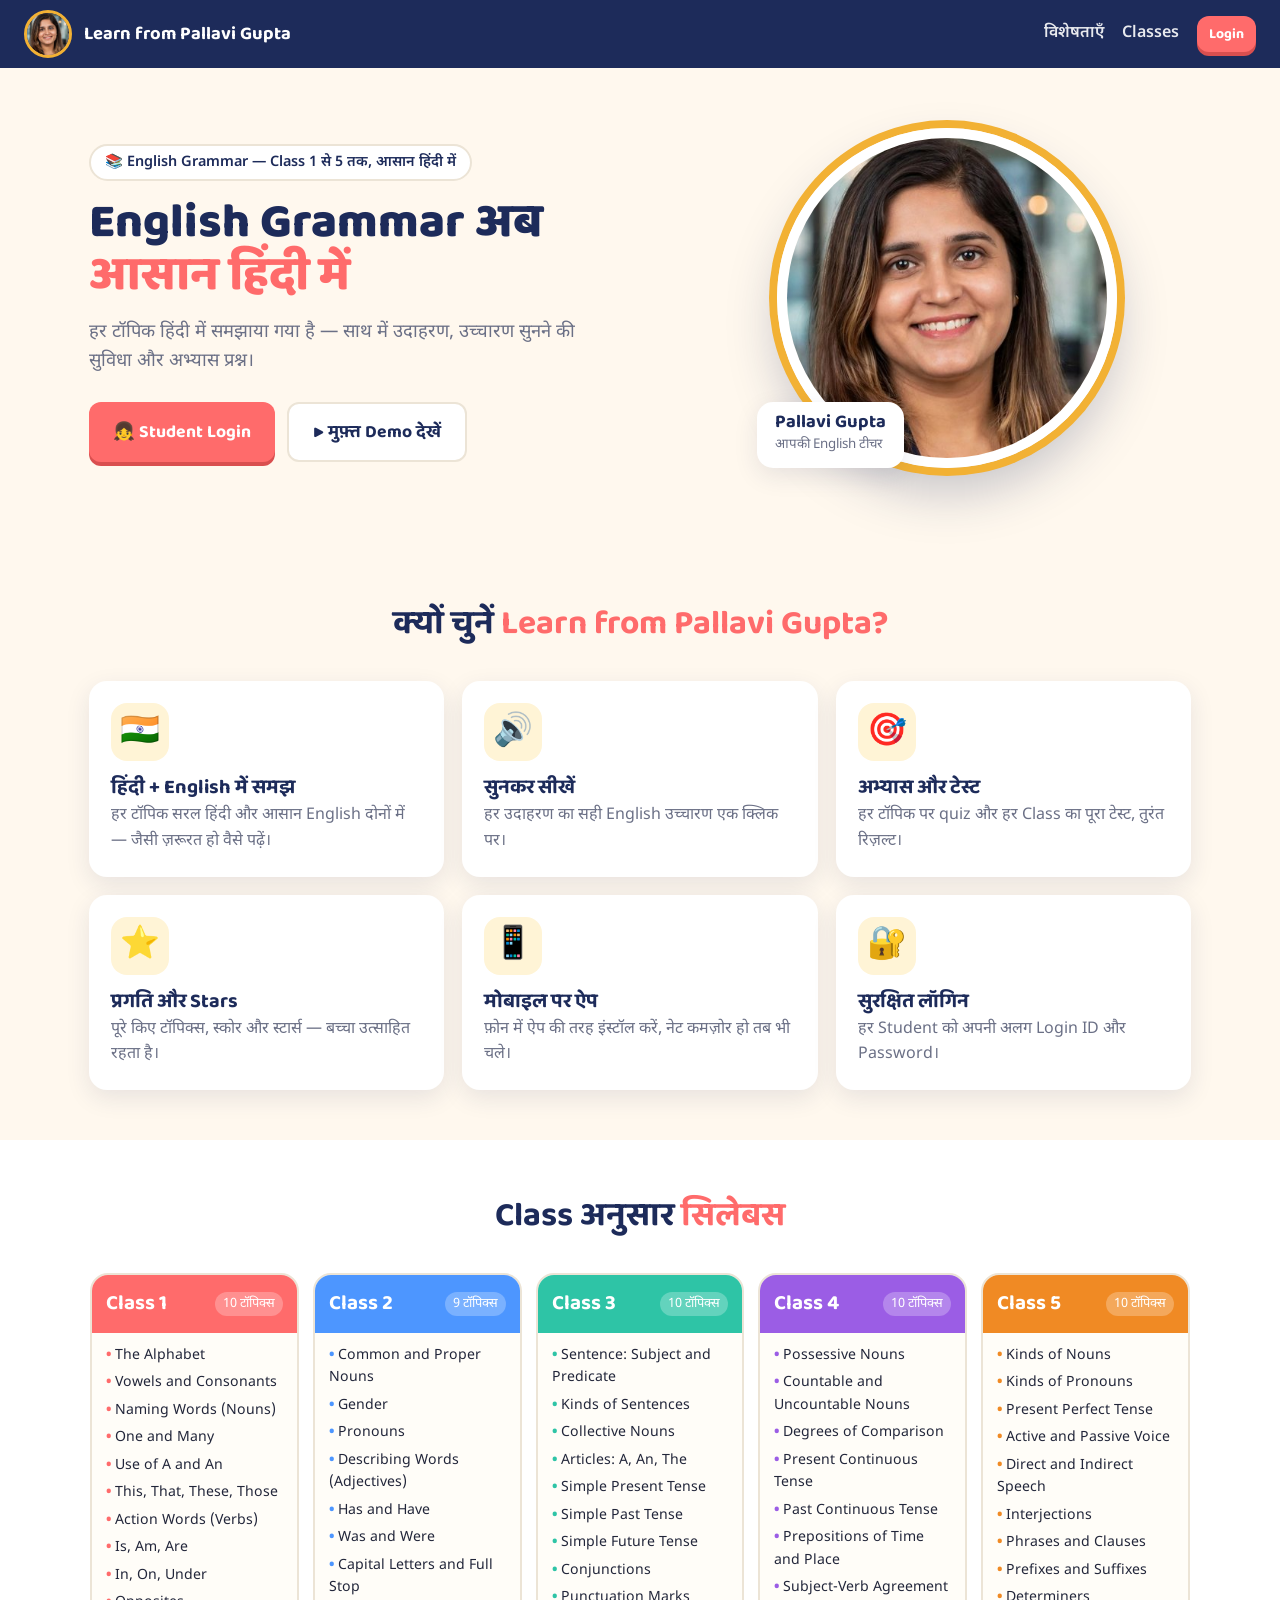
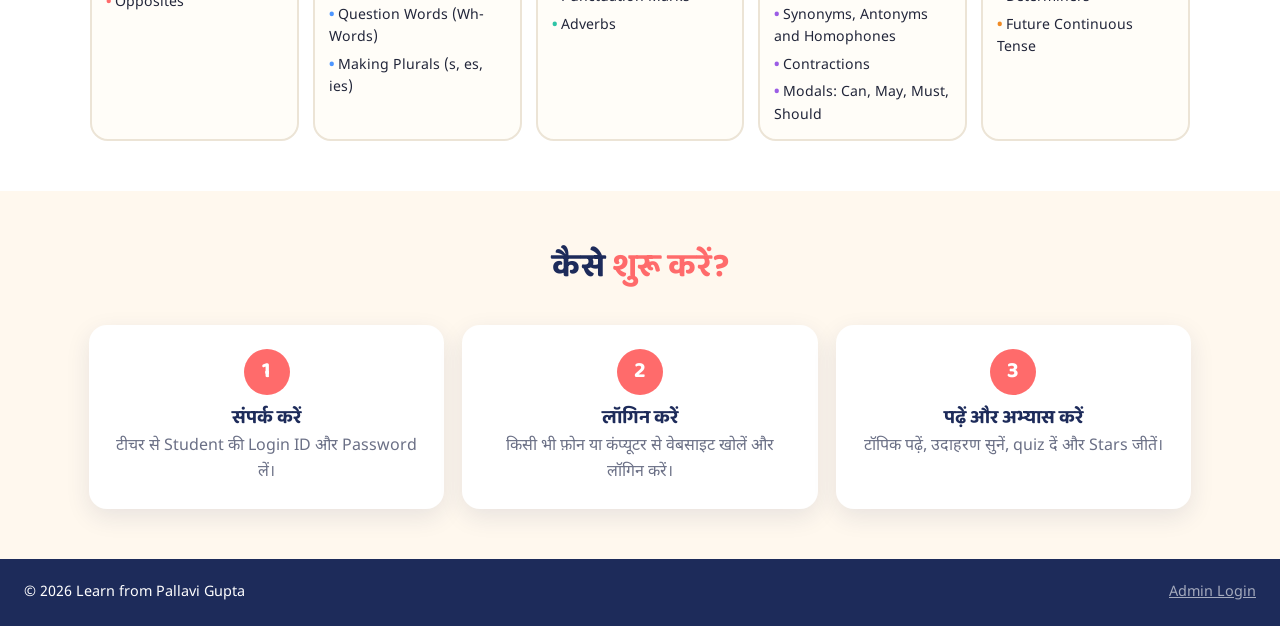
<file: index.html>
<!DOCTYPE html>
<html lang="hi">
<head>
<meta charset="UTF-8">
<meta name="viewport" content="width=device-width, initial-scale=1.0">
<title>Learn from Pallavi Gupta — English Grammar in Hindi (Class 1–5)</title>
<meta name="description" content="Class 1 से 5 तक की पूरी English Grammar आसान हिंदी में — उदाहरण, आवाज़ और अभ्यास प्रश्नों के साथ। Learn from Pallavi Gupta.">
<meta name="theme-color" content="#1d2b5a">
<link rel="icon" href="icon-192.png">
<link rel="apple-touch-icon" href="icon-192.png">
<link rel="manifest" href="manifest.json">
<link rel="preconnect" href="https://fonts.googleapis.com">
<link href="https://fonts.googleapis.com/css2?family=Baloo+2:wght@500;700;800&family=Noto+Sans+Devanagari:wght@400;600&display=swap" rel="stylesheet">
<link rel="stylesheet" href="style.css">
</head>
<body>

<!-- ================= PUBLIC LANDING PAGE ================= -->
<section id="landingScreen" class="screen active">
  <nav class="landing-nav">
    <div class="brand light"><img src="pallavi.jpg" alt=""><div><b>Learn from Pallavi Gupta</b></div></div>
    <div class="nav-links">
      <a href="#features" class="hide-sm">विशेषताएँ</a>
      <a href="#classes" class="hide-sm">Classes</a>
      <a href="#contact" class="hide-sm" id="navContact">संपर्क</a>
      <button class="btn small primary" data-open-login="student">Login</button>
    </div>
  </nav>

  <header class="hero">
    <div class="hero-text">
      <span class="pill">📚 Class 1 – 5 • 49 टॉपिक्स</span>
      <h1>English Grammar अब<br><span>आसान हिंदी में</span></h1>
      <p id="heroTagline">हर टॉपिक हिंदी में समझाया गया है — साथ में उदाहरण, उच्चारण सुनने की सुविधा और अभ्यास प्रश्न।</p>
      <div class="hero-btns">
        <button class="btn primary big" data-open-login="student">👧 Student Login</button>
        <button class="btn ghost big" id="demoBtn">▶ मुफ़्त Demo देखें</button>
      </div>
    </div>
    <div class="hero-photo-wrap">
      <img src="pallavi.jpg" alt="Pallavi Gupta" class="hero-photo">
      <div class="teacher-tag"><b>Pallavi Gupta</b><small>आपकी English टीचर</small></div>
    </div>
  </header>

  <section class="landing-sec" id="features">
    <h2>क्यों चुनें <span>Learn from Pallavi Gupta?</span></h2>
    <div class="feature-grid">
      <div class="feature"><div class="f-ic">🇮🇳</div><h4>हिंदी + English में समझ</h4><p>हर टॉपिक सरल हिंदी और आसान English दोनों में — जैसी ज़रूरत हो वैसे पढ़ें।</p></div>
      <div class="feature"><div class="f-ic">🔊</div><h4>सुनकर सीखें</h4><p>हर उदाहरण का सही English उच्चारण एक क्लिक पर।</p></div>
      <div class="feature"><div class="f-ic">🎯</div><h4>अभ्यास और टेस्ट</h4><p>हर टॉपिक पर quiz और हर Class का पूरा टेस्ट, तुरंत रिज़ल्ट।</p></div>
      <div class="feature"><div class="f-ic">⭐</div><h4>प्रगति और Stars</h4><p>पूरे किए टॉपिक्स, स्कोर और स्टार्स — बच्चा उत्साहित रहता है।</p></div>
      <div class="feature"><div class="f-ic">📱</div><h4>मोबाइल पर ऐप</h4><p>फ़ोन में ऐप की तरह इंस्टॉल करें, नेट कमज़ोर हो तब भी चले।</p></div>
      <div class="feature"><div class="f-ic">🔐</div><h4>सुरक्षित लॉगिन</h4><p>हर Student को अपनी अलग Login ID और Password।</p></div>
    </div>
  </section>

  <section class="landing-sec alt" id="classes">
    <h2>Class अनुसार <span>सिलेबस</span></h2>
    <div class="class-cards" id="classCards"></div>
  </section>

  <section class="landing-sec">
    <h2>कैसे <span>शुरू करें?</span></h2>
    <div class="steps">
      <div class="step"><b>1</b><h4>संपर्क करें</h4><p>टीचर से Student की Login ID और Password लें।</p></div>
      <div class="step"><b>2</b><h4>लॉगिन करें</h4><p>किसी भी फ़ोन या कंप्यूटर से वेबसाइट खोलें और लॉगिन करें।</p></div>
      <div class="step"><b>3</b><h4>पढ़ें और अभ्यास करें</h4><p>टॉपिक पढ़ें, उदाहरण सुनें, quiz दें और Stars जीतें।</p></div>
    </div>
  </section>

  <section class="landing-sec contact-sec" id="contact">
    <h2>Admission के लिए <span>संपर्क करें</span></h2>
    <div id="contactBox" class="contact-box"></div>
  </section>

  <footer class="footer">
    <span>© <span id="year"></span> Learn from Pallavi Gupta</span>
    <a href="#" data-open-login="admin">Admin Login</a>
  </footer>
</section>

<!-- ================= LOGIN SCREEN ================= -->
<section id="loginScreen" class="screen">
  <div class="login-wrap">
    <div class="login-hero">
      <img src="pallavi.jpg" alt="Pallavi Gupta" class="hero-photo">
      <h1>Learn from<br><span>Pallavi Gupta</span></h1>
      <p>English Grammar — Class 1 से 5 तक<br>सब कुछ आसान हिंदी में 📚</p>
    </div>

    <div class="login-card">
      <button class="link-btn" id="backToHome">← मुख्य पेज</button>
      <div class="tabs">
        <button class="tab active" data-tab="student">👧 Student Login</button>
        <button class="tab" data-tab="admin">🔐 Admin Login</button>
      </div>

      <form id="studentLoginForm" class="login-form active">
        <label for="sId">Login ID</label>
        <input type="text" id="sId" placeholder="अपनी Login ID डालें" autocomplete="username" autocapitalize="off" required>
        <label for="sPass">Password</label>
        <input type="password" id="sPass" placeholder="पासवर्ड डालें" autocomplete="current-password" autocapitalize="off" required>
        <button type="submit" class="btn primary full">Login करें →</button>
        <p class="hint">Login ID और Password अपनी टीचर से लें।</p>
      </form>

      <form id="adminLoginForm" class="login-form">
        <label for="aUser">Admin Username</label>
        <input type="text" id="aUser" placeholder="admin" autocomplete="username" autocapitalize="off" required>
        <label for="aPass">Admin Password</label>
        <input type="password" id="aPass" placeholder="पासवर्ड" autocomplete="current-password" required>
        <button type="submit" class="btn dark full">Admin Portal खोलें →</button>
        <p class="hint">यह सिर्फ़ टीचर के लिए है।</p>
      </form>
      <p id="loginError" class="error"></p>
    </div>
  </div>
</section>

<!-- ================= STUDENT APP ================= -->
<section id="studentScreen" class="screen">
  <header class="topbar">
    <div class="brand" id="homeBrand">
      <img src="pallavi.jpg" alt="">
      <div><b>Learn from Pallavi Gupta</b><small>English Grammar • हिंदी + English</small></div>
    </div>
    <div class="user-area">
      <span id="studentName" class="chip"></span>
      <button class="btn small ghost" id="studentLogout">Logout</button>
    </div>
  </header>

  <main class="container" id="studentHome">
    <div class="welcome">
      <div>
        <h2 id="welcomeText">नमस्ते!</h2>
        <p>अपनी कक्षा चुनें और टॉपिक पर क्लिक करके पढ़ना शुरू करें।</p>
        <p class="muted" id="validityText"></p>
        <div class="home-extras" id="homeExtras"></div>
      </div>
      <div class="progress-box">
        <div class="ring" id="progressRing"><span id="progressPct">0%</span></div>
        <small id="starCount">⭐ 0 Stars</small>
      </div>
    </div>

    <div class="class-tabs" id="classTabs"></div>
    <div class="tools-row">
      <input type="search" id="topicSearch" class="search" placeholder="🔍 टॉपिक खोजें… (जैसे Noun, Tense)">
      <button class="btn dark" id="testBtn">📝 Class Test दें</button>
    </div>
    <div class="topic-grid" id="topicGrid"></div>
  </main>

  <main class="container hidden" id="lessonView">
    <button class="btn small ghost" id="backBtn">← वापस</button>
    <article class="lesson" id="lessonContent"></article>
  </main>
</section>

<!-- ================= ADMIN PORTAL ================= -->
<section id="adminScreen" class="screen">
  <header class="topbar admin">
    <div class="brand">
      <img src="pallavi.jpg" alt="">
      <div><b>Admin Portal</b><small>Learn from Pallavi Gupta</small></div>
    </div>
    <div class="user-area">
      <button class="btn small ghost" id="adminLogout">Logout</button>
    </div>
  </header>

  <main class="container">
    <div class="stats">
      <div class="stat"><b id="statTotal">0</b><span>कुल Students</span></div>
      <div class="stat"><b id="statActive">0</b><span>Active</span></div>
      <div class="stat"><b id="statBlocked">0</b><span>Blocked / Expired</span></div>
      <div class="stat"><b id="statTopics">0</b><span>Grammar Topics</span></div>
    </div>

    <div class="panel reminder hidden" id="reminderPanel">
      <h3>⏰ Renewal / Fee Reminders</h3>
      <p class="muted">इन Students का Access 15 दिन में समाप्त हो रहा है या हो चुका है।</p>
      <div id="reminderList"></div>
    </div>

    <div class="admin-grid">
      <div class="panel">
        <h3 id="formTitle">➕ नया Student जोड़ें</h3>
        <form id="studentForm">
          <input type="hidden" id="editId">
          <label for="fName">Student का नाम *</label>
          <input type="text" id="fName" required placeholder="जैसे: Aarav Sharma">
          <label for="fClass">Class *</label>
          <select id="fClass" required>
            <option value="1">Class 1</option><option value="2">Class 2</option>
            <option value="3">Class 3</option><option value="4">Class 4</option>
            <option value="5">Class 5</option><option value="0">सभी Classes (1–5)</option>
          </select>
          <label for="fLogin">Login ID *</label>
          <div class="row">
            <input type="text" id="fLogin" required placeholder="जैसे: aarav01" autocapitalize="off">
            <button type="button" class="btn small ghost" id="genId">Auto</button>
          </div>
          <label for="fValid">Access कितने समय के लिए? *</label>
          <select id="fValid">
            <option value="1">1 महीना</option><option value="3">3 महीने</option>
            <option value="6">6 महीने</option><option value="12" selected>12 महीने</option>
            <option value="0">हमेशा (कोई सीमा नहीं)</option>
          </select>
          <label for="fPhone">अभिभावक का WhatsApp नंबर (वैकल्पिक)</label>
          <input type="tel" id="fPhone" placeholder="जैसे: 9876543210">
          <p class="muted small-note">🔐 Password अपने-आप बनेगा और किसी भी फ़ोन/कंप्यूटर पर चलेगा।</p>
          <div class="row">
            <button type="submit" class="btn primary" id="saveBtn">Student सेव करें</button>
            <button type="button" class="btn ghost hidden" id="cancelEdit">Cancel</button>
          </div>
        </form>
        <div id="credBox" class="cred hidden"></div>
      </div>

      <div class="panel wide">
        <div class="panel-head">
          <h3>👥 Students की सूची</h3>
          <input type="search" id="studentSearch" placeholder="नाम / ID खोजें">
        </div>
        <div class="table-wrap">
          <table>
            <thead><tr><th>नाम</th><th>Class</th><th>Login ID</th><th>Password</th><th>Valid till</th><th>Status</th><th>Actions</th></tr></thead>
            <tbody id="studentTable"></tbody>
          </table>
        </div>
        <p id="emptyMsg" class="muted">अभी कोई Student नहीं है। बाईं तरफ़ फ़ॉर्म से जोड़ें।</p>
      </div>
    </div>

    <div class="admin-grid two">
      <div class="panel">
        <h3>🔑 Admin Password बदलें</h3>
        <form id="adminPassForm">
          <label for="newAdminUser">नया Username</label>
          <input type="text" id="newAdminUser" required>
          <label for="newAdminPass">नया Password</label>
          <input type="password" id="newAdminPass" required minlength="6" placeholder="कम से कम 6 अक्षर">
          <button class="btn dark" type="submit">अपडेट करें</button>
        </form>
      </div>
      <div class="panel">
        <h3>💾 Backup</h3>
        <p class="muted">Students की सूची इसी ब्राउज़र में रहती है। दूसरे कंप्यूटर पर ले जाने के लिए Backup लें।</p>
        <div class="row">
          <button class="btn primary" id="exportBtn">⬇ Backup लें</button>
          <label class="btn ghost file-btn">⬆ Backup लोड करें<input type="file" id="importFile" accept=".json,application/json" hidden></label>
        </div>
      </div>
    </div>
  </main>
</section>

<div id="toast" class="toast" role="status"></div>
<div id="modal" class="modal hidden"><div class="modal-card" id="modalBody"></div></div>

<script src="config.js"></script>
<script src="data.js"></script>
<script src="data-en.js"></script>
<script src="app.js"></script>
</body>
</html>
</file>
<file: style.css>
/* Learn from Pallavi Gupta — Styles */
:root{
  --navy:#1d2b5a; --navy-2:#2c3e7a; --gold:#f2b134; --coral:#ff6b6b;
  --mint:#2ec4a6; --sky:#4d96ff; --violet:#9b5de5;
  --bg:#fff8ee; --card:#ffffff; --ink:#22263a; --muted:#6b7086; --line:#ece4d6;
  --radius:18px; --shadow:0 8px 24px rgba(29,43,90,.10);
}
*{box-sizing:border-box;margin:0;padding:0}
body{font-family:"Noto Sans Devanagari","Baloo 2",system-ui,sans-serif;background:var(--bg);color:var(--ink);line-height:1.6;min-height:100vh}
h1,h2,h3,.brand b,.btn,.tab,.stat b{font-family:"Baloo 2","Noto Sans Devanagari",sans-serif}
.hidden{display:none!important}
.screen{display:none}.screen.active{display:block}
.container{max-width:1150px;margin:0 auto;padding:22px 18px 60px}
.muted{color:var(--muted);font-size:.92rem}

/* Buttons */
.btn{border:0;border-radius:12px;padding:11px 18px;font-size:1rem;font-weight:700;cursor:pointer;transition:.15s;display:inline-flex;align-items:center;gap:6px;justify-content:center}
.btn:active{transform:scale(.97)}
.btn.primary{background:var(--coral);color:#fff;box-shadow:0 4px 0 #d94f4f}
.btn.primary:hover{background:#ff5757}
.btn.dark{background:var(--navy);color:#fff;box-shadow:0 4px 0 #0f1838}
.btn.ghost{background:#fff;color:var(--navy);border:2px solid var(--line)}
.btn.ghost:hover{border-color:var(--navy)}
.btn.small{padding:7px 12px;font-size:.88rem}
.btn.full{width:100%;margin-top:16px}
.btn.danger{background:#fff0f0;color:#c62828;border:2px solid #ffd2d2}

/* Login */
#loginScreen{min-height:100vh;background:linear-gradient(135deg,var(--navy) 0%,var(--navy-2) 55%,#4b3c8f 100%);position:relative;overflow:hidden}
#loginScreen::before,#loginScreen::after{content:"";position:absolute;border-radius:50%;opacity:.15}
#loginScreen::before{width:420px;height:420px;background:var(--gold);top:-140px;right:-120px}
#loginScreen::after{width:300px;height:300px;background:var(--mint);bottom:-120px;left:-80px}
.login-wrap{position:relative;z-index:1;max-width:1000px;margin:0 auto;min-height:100vh;display:grid;grid-template-columns:1.1fr 1fr;gap:40px;align-items:center;padding:30px 20px}
.login-hero{color:#fff;text-align:center}
.hero-photo{width:220px;height:220px;border-radius:50%;object-fit:cover;border:7px solid var(--gold);box-shadow:0 0 0 10px rgba(255,255,255,.12),0 20px 40px rgba(0,0,0,.3)}
.login-hero h1{font-size:2.7rem;line-height:1.1;margin:22px 0 10px;font-weight:800}
.login-hero h1 span{color:var(--gold)}
.login-hero p{font-size:1.1rem;opacity:.92}
.login-card{background:#fff;border-radius:24px;padding:26px;box-shadow:0 25px 50px rgba(0,0,0,.25)}
.tabs{display:flex;background:#f3efe7;border-radius:14px;padding:5px;margin-bottom:18px}
.tab{flex:1;border:0;background:transparent;padding:10px;border-radius:10px;font-size:1rem;font-weight:700;cursor:pointer;color:var(--muted)}
.tab.active{background:#fff;color:var(--navy);box-shadow:0 2px 8px rgba(0,0,0,.08)}
.login-form{display:none}.login-form.active{display:block}
label{display:block;font-weight:600;font-size:.9rem;margin:12px 0 5px;color:var(--navy)}
label.check{display:flex;gap:8px;align-items:center;font-weight:400;color:var(--ink)}
input,select{width:100%;padding:11px 13px;border:2px solid var(--line);border-radius:12px;font-size:1rem;font-family:inherit;background:#fffdf9;outline:none;transition:.15s}
input:focus,select:focus{border-color:var(--sky);background:#fff}
input[type=checkbox]{width:auto}
.hint{font-size:.82rem;color:var(--muted);margin-top:12px;text-align:center}
.error{color:#d32f2f;text-align:center;font-weight:600;margin-top:10px;min-height:1.2em}

/* Topbar */
.topbar{position:sticky;top:0;z-index:10;display:flex;justify-content:space-between;align-items:center;padding:10px 20px;background:var(--navy);color:#fff;box-shadow:0 4px 14px rgba(0,0,0,.15)}
.topbar.admin{background:#141c3a}
.brand{display:flex;align-items:center;gap:12px;cursor:pointer}
.brand img{width:48px;height:48px;border-radius:50%;object-fit:cover;border:3px solid var(--gold)}
.brand b{display:block;font-size:1.15rem;line-height:1.1}
.brand small{opacity:.75;font-size:.8rem}
.user-area{display:flex;gap:10px;align-items:center}
.chip{background:rgba(255,255,255,.14);padding:6px 12px;border-radius:30px;font-size:.88rem}

/* Student home */
.welcome{display:flex;justify-content:space-between;align-items:center;gap:20px;background:linear-gradient(120deg,#ffe8b8,#ffd1d1);padding:22px 26px;border-radius:var(--radius);margin-bottom:22px}
.welcome h2{font-size:1.8rem;color:var(--navy)}
.progress-box{text-align:center}
.ring{--p:0;width:86px;height:86px;border-radius:50%;display:grid;place-items:center;background:conic-gradient(var(--mint) calc(var(--p)*1%),#fff 0);position:relative}
.ring::before{content:"";position:absolute;inset:9px;background:#fff6e4;border-radius:50%}
.ring span{position:relative;font-weight:800;font-family:"Baloo 2";color:var(--navy);font-size:1.2rem}
.class-tabs{display:flex;gap:10px;flex-wrap:wrap;margin-bottom:14px}
.class-tab{border:0;padding:10px 20px;border-radius:30px;font-weight:800;font-size:1.02rem;cursor:pointer;background:#fff;color:var(--navy);box-shadow:var(--shadow);font-family:"Baloo 2"}
.class-tab.active{color:#fff}
.class-tab[data-c="1"].active{background:var(--coral)}.class-tab[data-c="2"].active{background:var(--sky)}
.class-tab[data-c="3"].active{background:var(--mint)}.class-tab[data-c="4"].active{background:var(--violet)}
.class-tab[data-c="5"].active{background:#f08a24}
.class-tab:disabled{opacity:.4;cursor:not-allowed}
.search{margin-bottom:18px;max-width:420px}
.topic-grid{display:grid;grid-template-columns:repeat(auto-fill,minmax(240px,1fr));gap:16px}
.topic-card{background:var(--card);border-radius:var(--radius);padding:18px;box-shadow:var(--shadow);cursor:pointer;transition:.18s;border-top:6px solid var(--c,var(--sky));position:relative}
.topic-card:hover{transform:translateY(-4px);box-shadow:0 14px 30px rgba(29,43,90,.16)}
.topic-card .num{font-family:"Baloo 2";font-weight:800;color:var(--c);font-size:.85rem}
.topic-card h4{font-family:"Baloo 2";font-size:1.18rem;color:var(--navy);line-height:1.25;margin:2px 0}
.topic-card p{color:var(--muted);font-size:.95rem}
.topic-card .done{position:absolute;top:12px;right:12px;background:var(--mint);color:#fff;font-size:.75rem;padding:2px 9px;border-radius:20px;font-weight:700}

/* Lesson */
.lesson{background:#fff;border-radius:22px;box-shadow:var(--shadow);margin-top:14px;overflow:hidden}
.lesson-head{padding:26px 28px;color:#fff;background:var(--c,var(--sky))}
.lesson-head .badge{background:rgba(255,255,255,.25);padding:3px 12px;border-radius:20px;font-size:.85rem;font-weight:700}
.lesson-head h2{font-size:2rem;line-height:1.15;margin-top:8px}
.lesson-head h3{font-weight:600;opacity:.95}
.lesson-body{padding:24px 28px}
.lesson-body section{margin-bottom:26px}
.lesson-body h5{font-family:"Baloo 2";font-size:1.25rem;color:var(--navy);margin-bottom:10px;display:flex;align-items:center;gap:8px}
.intro{font-size:1.1rem;background:#f5f8ff;border-left:5px solid var(--sky);padding:14px 18px;border-radius:10px}
.points{list-style:none;display:grid;gap:8px}
.points li{background:#fffaf0;border:1px solid var(--line);padding:10px 14px;border-radius:10px}
.points li::before{content:"✦ ";color:var(--gold)}
.ex{display:grid;gap:10px}
.ex-item{display:flex;justify-content:space-between;gap:12px;align-items:center;padding:12px 16px;border-radius:12px;background:#f2fbf8;border:1px solid #d3f1e8}
.ex-item .en{font-weight:700;color:var(--navy);font-size:1.05rem}
.ex-item .hi{color:var(--muted);font-size:.95rem}
.speak{border:0;background:#fff;border-radius:50%;width:38px;height:38px;flex-shrink:0;cursor:pointer;font-size:1.1rem;box-shadow:0 2px 6px rgba(0,0,0,.1)}
.tip{background:#fff4d6;border:2px dashed var(--gold);padding:14px 18px;border-radius:12px;font-weight:600}
.quiz-q{background:#faf7ff;border:1px solid #e6dcfa;border-radius:14px;padding:16px;margin-bottom:12px}
.quiz-q p{font-weight:700;margin-bottom:10px}
.opts{display:flex;flex-wrap:wrap;gap:8px}
.opt{border:2px solid var(--line);background:#fff;padding:8px 14px;border-radius:10px;cursor:pointer;font-size:.98rem;font-family:inherit}
.opt:hover:not(:disabled){border-color:var(--violet)}
.opt.right{background:#dff7ec;border-color:#2ec4a6;color:#0f7a5f;font-weight:700}
.opt.wrong{background:#ffe5e5;border-color:#ff6b6b;color:#b52a2a}
.feedback{margin-top:8px;font-weight:700;font-size:.92rem}
.score{text-align:center;padding:18px;border-radius:14px;background:linear-gradient(120deg,#e0f7ff,#e8ffe9);font-size:1.15rem;font-weight:700;color:var(--navy)}
.lesson-nav{display:flex;justify-content:space-between;gap:10px;padding:0 28px 26px;flex-wrap:wrap}

/* Admin */
.stats{display:grid;grid-template-columns:repeat(4,1fr);gap:14px;margin-bottom:20px}
.stat{background:#fff;border-radius:16px;padding:16px 18px;box-shadow:var(--shadow);border-left:6px solid var(--sky)}
.stat:nth-child(2){border-color:var(--mint)}.stat:nth-child(3){border-color:var(--coral)}.stat:nth-child(4){border-color:var(--gold)}
.stat b{display:block;font-size:2rem;color:var(--navy);line-height:1}
.stat span{color:var(--muted);font-size:.9rem}
.admin-grid{display:grid;grid-template-columns:340px 1fr;gap:18px;margin-bottom:18px}
.admin-grid.two{grid-template-columns:1fr 1fr}
.panel{background:#fff;border-radius:18px;padding:20px;box-shadow:var(--shadow)}
.panel h3{color:var(--navy);margin-bottom:6px}
.panel-head{display:flex;justify-content:space-between;align-items:center;gap:12px;margin-bottom:12px;flex-wrap:wrap}
.panel-head input{max-width:240px}
.row{display:flex;gap:8px;align-items:center;margin-top:10px;flex-wrap:wrap}
.row input{flex:1}
.row label{margin:0}
.table-wrap{overflow-x:auto}
table{width:100%;border-collapse:collapse;font-size:.92rem}
th{text-align:left;background:#f6f2ea;padding:10px;color:var(--navy);white-space:nowrap}
td{padding:10px;border-bottom:1px solid var(--line);vertical-align:middle}
td code{background:#f3f3f8;padding:2px 7px;border-radius:6px}
.status{padding:3px 10px;border-radius:20px;font-size:.78rem;font-weight:700;white-space:nowrap}
.status.on{background:#dff7ec;color:#0f7a5f}.status.off{background:#ffe5e5;color:#b52a2a}.status.exp{background:#fff1d6;color:#9a6200}
.actions{display:flex;gap:5px;flex-wrap:wrap}
.actions button{border:0;background:#f1f3fa;border-radius:8px;padding:6px 9px;cursor:pointer;font-size:.82rem;font-family:inherit}
.actions button:hover{background:#e2e6f5}
.actions .del{background:#fff0f0;color:#c62828}
.cred{margin-top:14px;background:#effaf5;border:2px dashed var(--mint);border-radius:12px;padding:14px;font-size:.95rem}
.cred b{color:var(--navy)}
.file-btn{cursor:pointer}
.mini-bar{background:#eee;border-radius:10px;height:8px;width:80px;overflow:hidden;display:inline-block;vertical-align:middle}
.mini-bar i{display:block;height:100%;background:var(--mint)}

.toast{position:fixed;bottom:24px;left:50%;transform:translateX(-50%) translateY(120px);background:var(--navy);color:#fff;padding:12px 22px;border-radius:30px;font-weight:600;transition:.3s;z-index:99;opacity:0;visibility:hidden;box-shadow:0 10px 30px rgba(0,0,0,.25)}
.toast.show{transform:translateX(-50%) translateY(0);opacity:1;visibility:visible}

@media (max-width:860px){
  .login-wrap{grid-template-columns:1fr;gap:24px}
  .hero-photo{width:150px;height:150px}
  .login-hero h1{font-size:2rem}
  .admin-grid,.admin-grid.two{grid-template-columns:1fr}
  .stats{grid-template-columns:repeat(2,1fr)}
  .brand small{display:none}
  .welcome{flex-direction:column;text-align:center}
  .lesson-head h2{font-size:1.5rem}
  .lesson-body,.lesson-head{padding:18px}
}
@media print{.topbar,.lesson-nav,#backBtn{display:none}}

.modal{position:fixed;inset:0;background:rgba(20,28,58,.55);display:grid;place-items:center;z-index:100;padding:20px}
.modal-card{background:#fff;border-radius:18px;padding:22px;max-width:480px;width:100%;box-shadow:0 20px 50px rgba(0,0,0,.3)}
.modal-card h3{color:var(--navy);margin-bottom:10px}
.m-msg{font-size:1.05rem;font-weight:600}
.modal-card textarea{width:100%;height:180px;border:2px solid var(--line);border-radius:12px;padding:10px;font-family:monospace;font-size:.85rem}
.row.end{justify-content:flex-end}

/* ===== Landing page ===== */
#landingScreen{background:var(--bg)}
.landing-nav{position:sticky;top:0;z-index:10;display:flex;justify-content:space-between;align-items:center;padding:10px 24px;background:var(--navy);color:#fff}
.nav-links{display:flex;gap:18px;align-items:center}
.nav-links a{color:#fff;text-decoration:none;font-weight:600;opacity:.9}
.nav-links a:hover{opacity:1;color:var(--gold)}
.hero{display:grid;grid-template-columns:1.2fr 1fr;gap:30px;align-items:center;max-width:1150px;margin:0 auto;padding:60px 24px 70px}
.pill{display:inline-block;background:#fff;border:2px solid var(--line);padding:5px 14px;border-radius:30px;font-weight:600;font-size:.9rem;color:var(--navy)}
.hero h1{font-size:3rem;line-height:1.1;color:var(--navy);margin:16px 0;font-weight:800}
.hero h1 span{color:var(--coral)}
.hero-text p{font-size:1.15rem;color:var(--muted);max-width:520px}
.hero-btns{display:flex;gap:12px;flex-wrap:wrap;margin-top:24px}
.btn.big{padding:14px 24px;font-size:1.1rem}
.hero-photo-wrap{position:relative;justify-self:center}
.hero-photo-wrap .hero-photo{width:340px;height:340px;border-radius:50%;object-fit:cover;border:10px solid #fff;box-shadow:0 0 0 8px var(--gold),0 25px 50px rgba(29,43,90,.25)}
.teacher-tag{position:absolute;bottom:10px;left:-20px;background:#fff;padding:10px 18px;border-radius:16px;box-shadow:var(--shadow)}
.teacher-tag b{display:block;font-family:"Baloo 2";color:var(--navy);font-size:1.15rem;line-height:1.1}
.teacher-tag small{color:var(--muted)}
.landing-sec{max-width:1150px;margin:0 auto;padding:50px 24px}
.landing-sec.alt{max-width:none;background:#fff}
.landing-sec.alt>*{max-width:1100px;margin-left:auto;margin-right:auto}
.landing-sec h2{text-align:center;font-size:2.1rem;color:var(--navy);margin-bottom:30px}
.landing-sec h2 span{color:var(--coral)}
.feature-grid{display:grid;grid-template-columns:repeat(3,1fr);gap:18px}
.feature{background:#fff;border-radius:var(--radius);padding:22px;box-shadow:var(--shadow)}
.f-ic{font-size:2rem;width:58px;height:58px;display:grid;place-items:center;background:#fff4d6;border-radius:16px;margin-bottom:10px}
.feature h4{font-family:"Baloo 2";font-size:1.25rem;color:var(--navy)}
.feature p{color:var(--muted)}
.class-cards{display:grid;grid-template-columns:repeat(5,1fr);gap:14px}
.class-card{border-radius:var(--radius);overflow:hidden;border:2px solid var(--line);background:#fffdf8}
.cc-head{background:var(--c);color:#fff;padding:12px 14px;display:flex;justify-content:space-between;align-items:center}
.cc-head b{font-family:"Baloo 2";font-size:1.3rem}
.cc-head span{font-size:.8rem;background:rgba(255,255,255,.25);padding:2px 8px;border-radius:20px}
.class-card ul{list-style:none;padding:12px 14px;font-size:.88rem;display:grid;gap:5px}
.class-card li::before{content:"• ";color:var(--c);font-weight:800}
.steps{display:grid;grid-template-columns:repeat(3,1fr);gap:18px}
.step{background:#fff;border-radius:var(--radius);padding:24px;box-shadow:var(--shadow);text-align:center}
.step>b{display:inline-grid;place-items:center;width:46px;height:46px;border-radius:50%;background:var(--coral);color:#fff;font-family:"Baloo 2";font-size:1.4rem;margin-bottom:8px}
.step h4{font-family:"Baloo 2";font-size:1.2rem;color:var(--navy)}
.step p{color:var(--muted)}
.contact-box{display:flex;flex-wrap:wrap;gap:12px;justify-content:center}
.contact-item{background:#fff;border:2px solid var(--line);padding:12px 20px;border-radius:14px;font-weight:600;color:var(--navy);text-decoration:none}
.contact-item.wa,.wa-btn{background:#25d366;border-color:#25d366;color:#fff}
.wa-btn{margin-top:12px;text-decoration:none;box-shadow:0 4px 0 #1aa34f}
.footer{display:flex;justify-content:space-between;padding:22px 24px;background:var(--navy);color:#fff;font-size:.9rem}
.footer a{color:#fff;opacity:.6}
.brand.light{cursor:default}
.link-btn{background:none;border:0;color:var(--muted);cursor:pointer;font-weight:600;margin-bottom:10px;font-family:inherit}
.link-btn:hover{color:var(--navy)}
.tools-row{display:flex;gap:12px;align-items:center;flex-wrap:wrap;margin-bottom:18px}
.tools-row .search{margin:0;flex:1;min-width:220px}
.test-best{grid-column:1/-1;background:#fff;border:2px dashed var(--violet);border-radius:14px;padding:12px 16px;color:var(--navy)}
.q-topic{display:inline-block;font-size:.75rem;background:#ece4fb;color:#5a32a3;padding:2px 9px;border-radius:12px;margin-bottom:6px;font-weight:700}
.feedback.good{color:#0f7a5f}.feedback.bad{color:#b52a2a}
.small-note{margin-top:10px;font-size:.85rem}
.topic-card:focus-visible,.btn:focus-visible,.opt:focus-visible{outline:3px solid var(--sky);outline-offset:2px}
@media (max-width:900px){
  .hero{grid-template-columns:1fr;text-align:center;padding:36px 20px}
  .hero-text p{margin:0 auto}.hero-btns{justify-content:center}
  .hero h1{font-size:2.2rem}
  .hero-photo-wrap .hero-photo{width:230px;height:230px}
  .teacher-tag{left:50%;transform:translateX(-50%);bottom:-18px;white-space:nowrap}
  .feature-grid,.steps{grid-template-columns:1fr 1fr}
  .class-cards{grid-template-columns:1fr 1fr}
  .hide-sm{display:none}
}
@media (max-width:560px){
  .feature-grid,.steps,.class-cards{grid-template-columns:1fr}
  .landing-sec h2{font-size:1.6rem}
  .topbar{padding:8px 12px}.brand b{font-size:1rem}.chip{display:none}
}

/* ===== Hindi / English switch ===== */
.lang-switch{display:flex;flex-wrap:wrap;gap:8px;align-items:center;margin-bottom:18px;font-weight:600;color:var(--navy)}
.lang-switch button{border:2px solid var(--line);background:#fff;border-radius:20px;padding:5px 14px;cursor:pointer;font-family:inherit;font-weight:700;color:var(--navy)}
.lang-switch button.on{background:var(--navy);border-color:var(--navy);color:#fff}
.lesson .hi-block,.lesson .en-block{display:none}
.lesson.show-hi .hi-block,.lesson.show-en .en-block{display:block}
.intro.en-block{background:#fff6f0;border-left-color:var(--coral);margin-top:10px}
.lang-tag{display:inline-block;font-size:.72rem;font-weight:800;background:var(--coral);color:#fff;padding:1px 8px;border-radius:10px;margin-right:8px;vertical-align:2px}
.tip .en-block{margin-top:8px;padding-top:8px;border-top:1px dashed var(--gold)}
.lesson.show-hi:not(.show-en) .tip .en-block,.lesson.show-en:not(.show-hi) .tip .en-block{border-top:0;margin-top:0;padding-top:0}

/* ===== Extras: audio, continue, certificate, reminders, print ===== */
.speak.sm{width:30px;height:30px;font-size:.9rem;vertical-align:middle;margin-left:4px}
.home-extras{display:flex;flex-wrap:wrap;gap:10px;align-items:center;margin-top:12px}
.cert-hint{font-size:.85rem}
.btn.gold{background:var(--gold);color:var(--navy);box-shadow:0 4px 0 #c98d1c}
.panel.reminder{margin-bottom:18px;border:2px solid #ffd27a;background:#fffaf0}
.rem-item{display:flex;justify-content:space-between;align-items:center;gap:10px;padding:10px 0;border-bottom:1px solid var(--line);flex-wrap:wrap}
.rem-item:last-child{border-bottom:0}
.certificate{text-align:center;padding:40px 30px;border:10px double var(--gold);margin:20px;border-radius:12px;background:#fffdf6}
.certificate img{width:90px;height:90px;border-radius:50%;object-fit:cover;border:4px solid var(--gold)}
.certificate .c-top{font-family:"Baloo 2";font-weight:700;color:var(--coral);letter-spacing:1px;margin-top:8px}
.certificate h2{font-family:"Baloo 2";font-size:2rem;color:var(--navy);margin:6px 0 14px}
.certificate h1{font-family:"Baloo 2";font-size:2.4rem;color:var(--c);margin:8px 0;border-bottom:2px solid var(--line);display:inline-block;padding:0 30px}
.certificate p{margin:6px 0}
.c-score{font-size:1.1rem}
.c-foot{display:flex;justify-content:space-between;margin-top:30px;padding:0 20px;text-align:left}
.c-foot span:last-child{text-align:center;border-top:2px solid var(--navy);padding-top:6px}
@media print{
  body{background:#fff}
  .topbar,.lesson-nav,#backBtn,.lang-switch,.speak,.toast,.modal,#quizBox .feedback{display:none!important}
  .container{padding:0}
  .lesson{box-shadow:none}
  .lesson-head{-webkit-print-color-adjust:exact;print-color-adjust:exact}
  .certificate{-webkit-print-color-adjust:exact;print-color-adjust:exact;margin:0}
}
</file>
